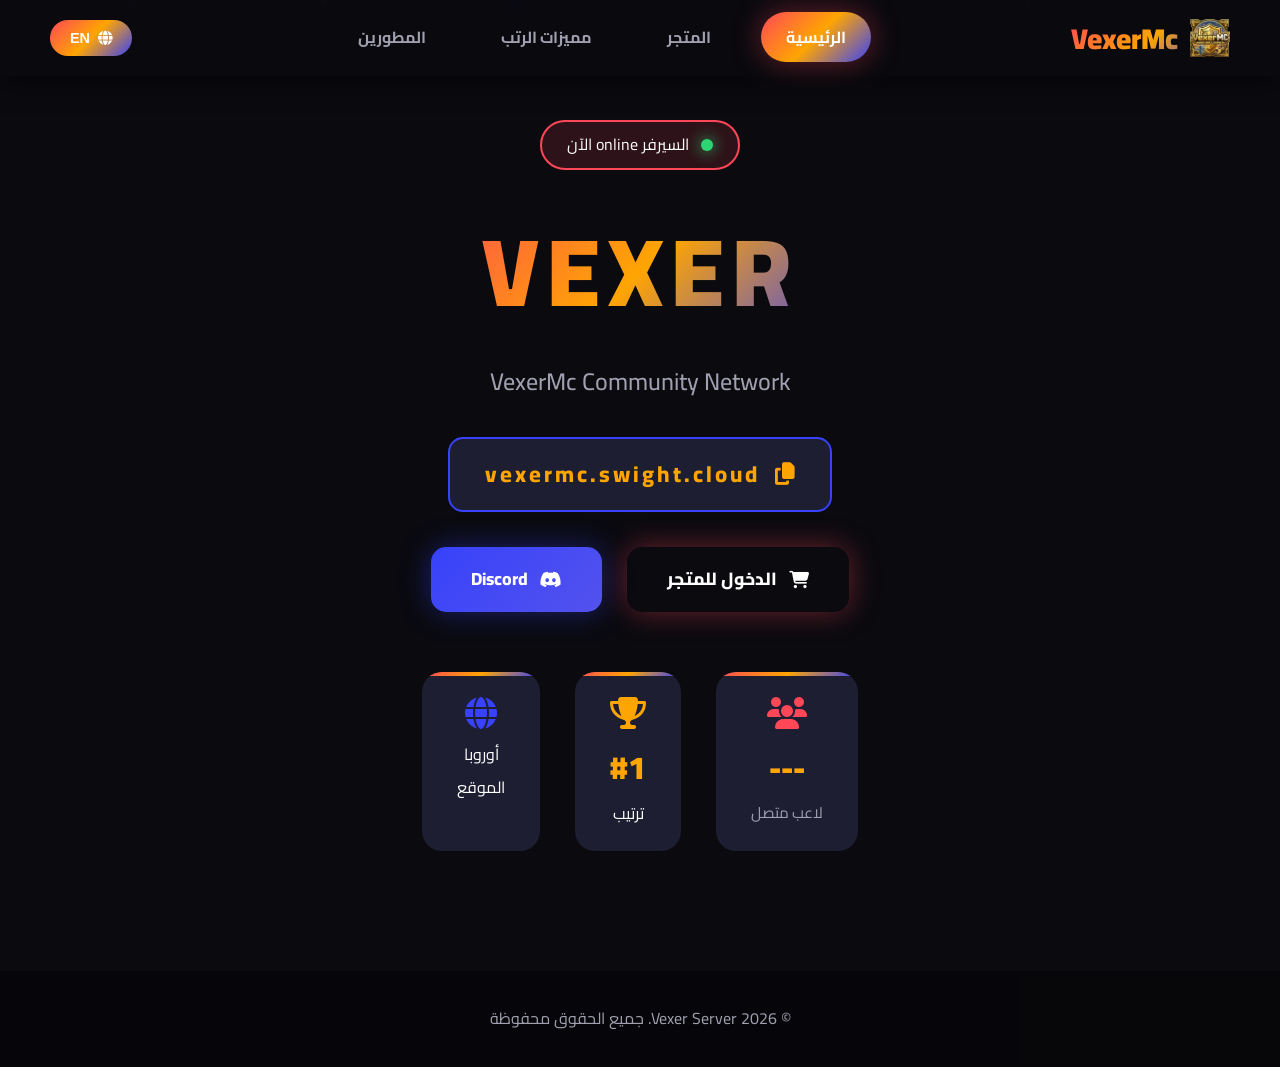
<file: index.html>
<!DOCTYPE html>
<html lang="ar" dir="rtl">
<head>
    <meta charset="UTF-8">
    <meta name="viewport" content="width=device-width, initial-scale=1.0">
    <link rel="icon" href="Vexer.png" type="image/png">
    <title>Vexer Store </title>
    <link rel="stylesheet" href="style.css">
    <link rel="preconnect" href="https://fonts.googleapis.com">
    <link rel="preconnect" href="https://fonts.gstatic.com" crossorigin>
    <link href="https://fonts.googleapis.com/css2?family=Cairo:wght@400;600;700;900&display=swap" rel="stylesheet">
    <link rel="stylesheet" href="https://cdnjs.cloudflare.com/ajax/libs/font-awesome/6.4.0/css/all.min.css">
</head>
<body>
    <div class="background-effects">
        <div class="particle"></div>
        <div class="particle"></div>
        <div class="particle"></div>
        <div class="particle"></div>
        <div class="particle"></div>
    </div>

    <nav class="navbar">
        <div class="logo">
            <img src="Vexer.png" alt="Vexer Logo" class="logo-img">
            <span>VexerMc</span>
        </div>
        <ul class="nav-links">
            <li><a href="index.html" class="active" data-ar="الرئيسية" data-en="Home">الرئيسية</a></li>
            <li><a href="store.html" data-ar="المتجر" data-en="Store">المتجر</a></li>
            <li><a href="features.html" data-ar="مميزات الرتب" data-en="Rank Features">مميزات الرتب</a></li>
            <li><a href="team.html" data-ar="المطورين" data-en="Developers">المطورين</a></li>
        </ul>
        <button class="lang-switch" onclick="toggleLanguage()">
            <i class="fa-solid fa-globe"></i>
            <span id="lang-text">EN</span>
        </button>
    </nav>

    <main class="hero-section">
        <div class="hero-content">
            <div class="server-status">
                <span class="status-dot online"></span>
                <span data-ar="السيرفر online الآن" data-en="Server is online now">السيرفر online الآن</span>
            </div>
            
            <h1 class="server-name">VEXER</h1>
            <p class="server-tagline" data-ar="VexerMc Community Network" data-en="VexerMc Community Network">VexerMc Community Network</p>
            
            <div class="server-ip">
                <i class="fa-solid fa-copy"></i>
                <span>vexermc.swight.cloud</span>
            </div>

            <div class="hero-buttons">
                <a href="store.html" class="btn btn-primary">
                    <i class="fa-solid fa-shopping-cart"></i>
                    <span data-ar="الدخول للمتجر" data-en="Go to Store">الدخول للمتجر</span>
                </a>
                <a href="https://discord.gg/yVMtcEWc" target="_blank" class="btn btn-secondary">
                    <i class="fa-brands fa-discord"></i>
                    <span>Discord</span>
                </a>
            </div>

            <div class="server-stats">
                <div class="stat-box">
                    <i class="fa-solid fa-users"></i>
                    <span class="stat-number" id="player-count">---</span>
                    <span class="stat-label" data-ar="لاعب متصل" data-en="Players Online">لاعب متصل</span>
                </div>
                <div class="stat-box">
                    <i class="fa-solid fa-trophy"></i>
                    <span class="stat-number">#1</span>
                    <span data-ar="ترتيب" data-en="Rank">ترتيب</span>
                </div>
                <div class="stat-box">
                    <i class="fa-solid fa-globe"></i>
                    <span data-ar="أوروبا" data-en="Europe">أوروبا</span>
                    <span data-ar="الموقع" data-en="Location">الموقع</span>
                </div>
            </div>
        </div>

        <div class="hero-visual">
            <div class="minecraft-block">
                <div class="block-face front"></div>
                <div class="block-face back"></div>
                <div class="block-face left"></div>
                <div class="block-face right"></div>
                <div class="block-face top"></div>
                <div class="block-face bottom"></div>
            </div>
        </div>
    </main>

    <footer class="footer">
        <p>© 2026 Vexer Server. <span data-ar="جميع الحقوق محفوظة" data-en="All rights reserved">جميع الحقوق محفوظة</span></p>
    </footer>

    <script src="script.js"></script>
</body>
</html>
</file>
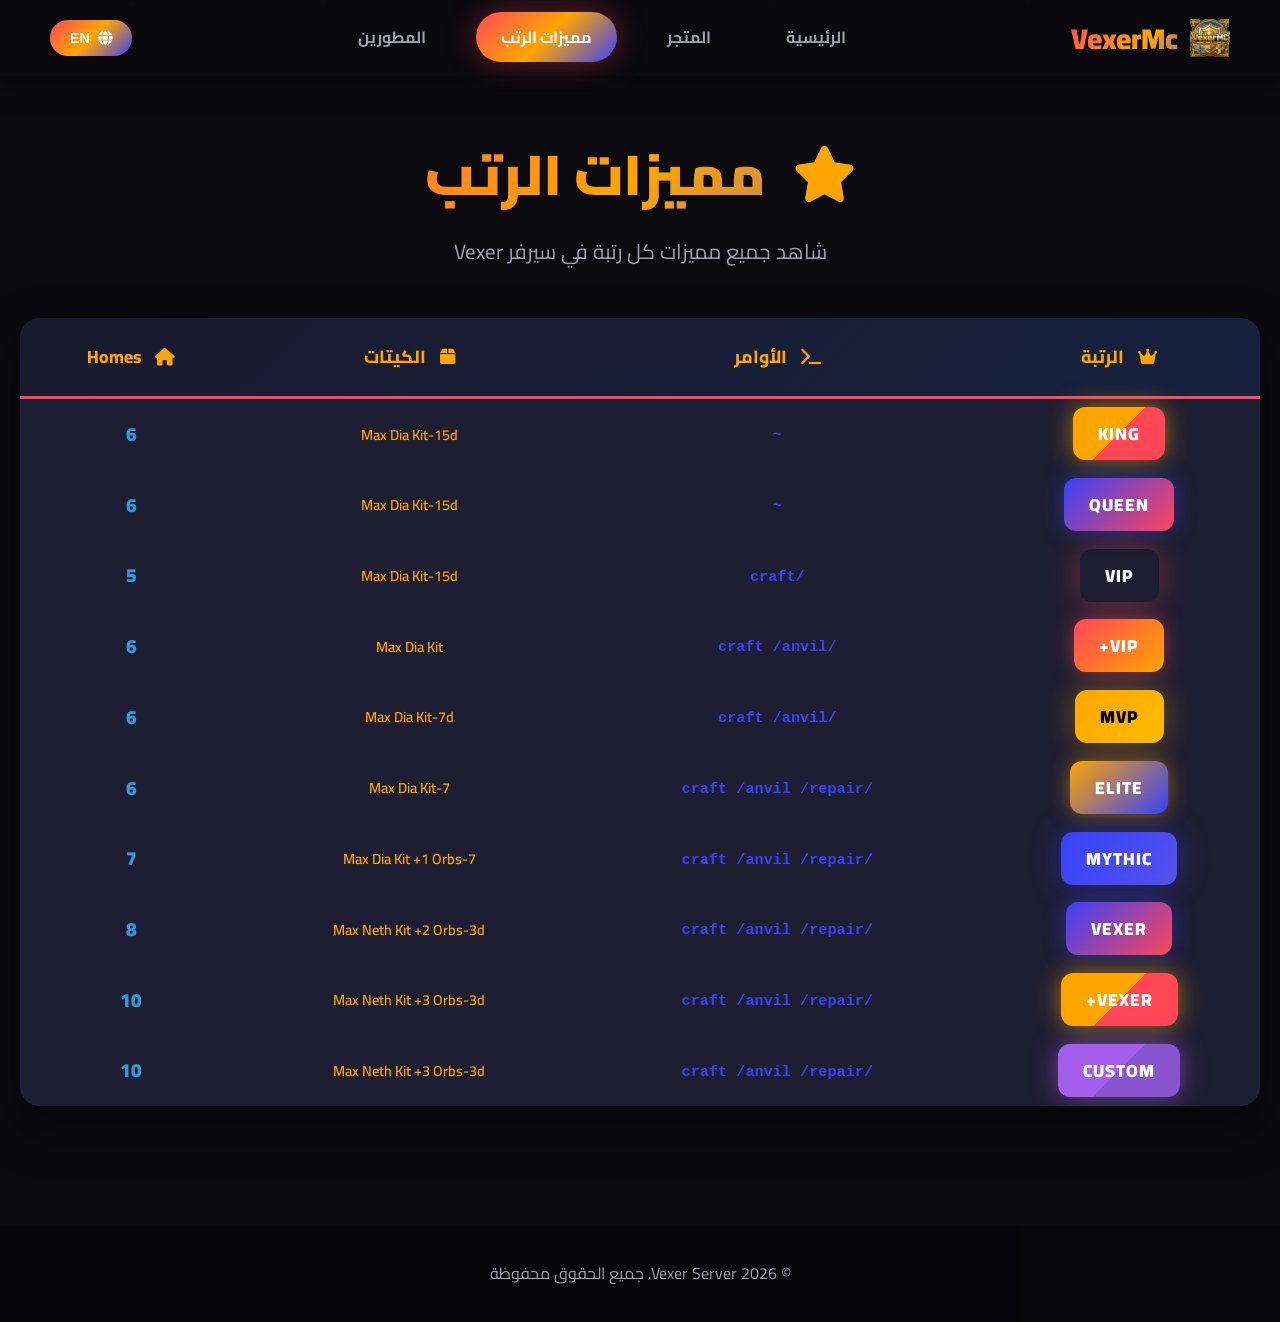
<file: features.html>
<!DOCTYPE html>
<html lang="ar" dir="rtl">
<head>
    <meta charset="UTF-8">
    <meta name="viewport" content="width=device-width, initial-scale=1.0">
    <link rel="icon" href="Vexer.png" type="image/png">
    <title>مميزات الرتب - Vexer Server</title>
    <link rel="stylesheet" href="style.css">
    <link rel="preconnect" href="https://fonts.googleapis.com">
    <link rel="preconnect" href="https://fonts.gstatic.com" crossorigin>
    <link href="https://fonts.googleapis.com/css2?family=Cairo:wght@400;600;700;900&display=swap" rel="stylesheet">
    <link rel="stylesheet" href="https://cdnjs.cloudflare.com/ajax/libs/font-awesome/6.4.0/css/all.min.css">
</head>
<body>
    <div class="background-effects">
        <div class="particle"></div>
        <div class="particle"></div>
        <div class="particle"></div>
        <div class="particle"></div>
        <div class="particle"></div>
    </div>

    <nav class="navbar">
        <div class="logo">
            <img src="Vexer.png" alt="Vexer Logo" class="logo-img">
            <span>VexerMc</span>
        </div>
        <ul class="nav-links">
            <li><a href="index.html" data-ar="الرئيسية" data-en="Home">الرئيسية</a></li>
            <li><a href="store.html" data-ar="المتجر" data-en="Store">المتجر</a></li>
            <li><a href="features.html" class="active" data-ar="مميزات الرتب" data-en="Rank Features">مميزات الرتب</a></li>
            <li><a href="team.html" data-ar="المطورين" data-en="Developers">المطورين</a></li>
        </ul>
        <button class="lang-switch" onclick="toggleLanguage()">
            <i class="fa-solid fa-globe"></i>
            <span id="lang-text">EN</span>
        </button>
    </nav>

    <main class="features-section">
        <div class="features-header">
            <h1><i class="fa-solid fa-star"></i> <span data-ar="مميزات الرتب" data-en="Rank Features">مميزات الرتب</span></h1>
            <p data-ar="شاهد جميع مميزات كل رتبة في سيرفر Vexer" data-en="View all features of each rank on Vexer server">شاهد جميع مميزات كل رتبة في سيرفر Vexer</p>
        </div>

        <div class="features-table-container">
            <table class="features-table">
                <thead>
                    <tr>
                        <th><i class="fa-solid fa-crown"></i> <span data-ar="الرتبة" data-en="Rank">الرتبة</span></th>
                        <th><i class="fa-solid fa-terminal"></i> <span data-ar="الأوامر" data-en="Commands">الأوامر</span></th>
                        <th><i class="fa-solid fa-box"></i> <span data-ar="الكيتات" data-en="Kits">الكيتات</span></th>
                        <th><i class="fa-solid fa-home"></i> <span data-ar=" Homes" data-en="Homes"> Homes</span></th>
                    </tr>
                </thead>
                <tbody>
                    <tr class="king">
                        <td>
                            <span class="rank-badge vexer-plus">King</span>
                        </td>
                        <td>
                            <span class="command">~</span>
                        </td>
                        <td>
                            <span class="kit">Max Dia Kit-15d</span>
                        </td>
                        <td>
                            <span class="homes">6</span>
                        </td>
                    </tr>
                    <tr class="queen">
                        <td>
                            <span class="rank-badge vexer">Queen</span>
                        </td>
                        <td>
                            <span class="command">~</span>
                        </td>
                        <td>
                            <span class="kit">Max Dia Kit-15d</span>
                        </td>
                        <td>
                            <span class="homes">6</span>
                        </td>
                    </tr>
                    <tr class="vip">
                        <td>
                            <span class="rank-badge vip">VIP</span>
                        </td>
                        <td>
                            <span class="command">/craft</span>
                        </td>
                        <td>
                            <span class="kit">Max Dia Kit-15d</span>
                        </td>
                        <td>
                            <span class="homes">5</span>
                        </td>
                    </tr>
                    <tr class="vip-plus">
                        <td>
                            <span class="rank-badge vip-plus">VIP+</span>
                        </td>
                        <td>
                            <span class="command">/craft /anvil</span>
                        </td>
                        <td>
                            <span class="kit">Max Dia Kit</span>
                        </td>
                        <td>
                            <span class="homes">6</span>
                        </td>
                    </tr>
                    <tr class="mvp">
                        <td>
                            <span class="rank-badge mvp">MVP</span>
                        </td>
                        <td>
                            <span class="command">/craft /anvil</span>
                        </td>
                        <td>
                            <span class="kit">Max Dia Kit-7d</span>
                        </td>
                        <td>
                            <span class="homes">6</span>
                        </td>
                    </tr>
                    <tr class="elite">
                        <td>
                            <span class="rank-badge elite">Elite</span>
                        </td>
                        <td>
                            <span class="command">/craft /anvil /repair</span>
                        </td>
                        <td>
                            <span class="kit">Max Dia Kit-7</span>
                        </td>
                        <td>
                            <span class="homes">6</span>
                        </td>
                    </tr>
                    <tr class="mythic">
                        <td>
                            <span class="rank-badge mythic">Mythic</span>
                        </td>
                        <td>
                            <span class="command">/craft /anvil /repair</span>
                        </td>
                        <td>
                            <span class="kit">Max Dia Kit +1 Orbs-7</span>
                        </td>
                        <td>
                            <span class="homes">7</span>
                        </td>
                    </tr>
                    <tr class="vexer">
                        <td>
                            <span class="rank-badge vexer">Vexer</span>
                        </td>
                        <td>
                            <span class="command">/craft /anvil /repair</span>
                        </td>
                        <td>
                            <span class="kit">Max Neth Kit +2 Orbs-3d</span>
                        </td>
                        <td>
                            <span class="homes">8</span>
                        </td>
                    </tr>
                    <tr class="vexer-plus">
                        <td>
                            <span class="rank-badge vexer-plus">Vexer+</span>
                        </td>
                        <td>
                            <span class="command">/craft /anvil /repair</span>
                        </td>
                        <td>
                            <span class="kit">Max Neth Kit +3 Orbs-3d</span>
                        </td>
                        <td>
                            <span class="homes">10</span>
                        </td>
                    </tr>
                    <tr class="custom">
                        <td>
                            <span class="rank-badge custom">Custom</span>
                        </td>
                        <td>
                            <span class="command">/craft /anvil /repair</span>
                        </td>
                        <td>
                            <span class="kit">Max Neth Kit +3 Orbs-3d</span>
                        </td>
                        <td>
                            <span class="homes">10</span>
                        </td>
                    </tr>
                </tbody>
            </table>
        </div>
    </main>

    <footer class="footer">
        <p>© 2026 Vexer Server. <span data-ar="جميع الحقوق محفوظة" data-en="All rights reserved">جميع الحقوق محفوظة</span></p>
    </footer>

    <script src="script.js"></script>
</body>
</html>
</file>
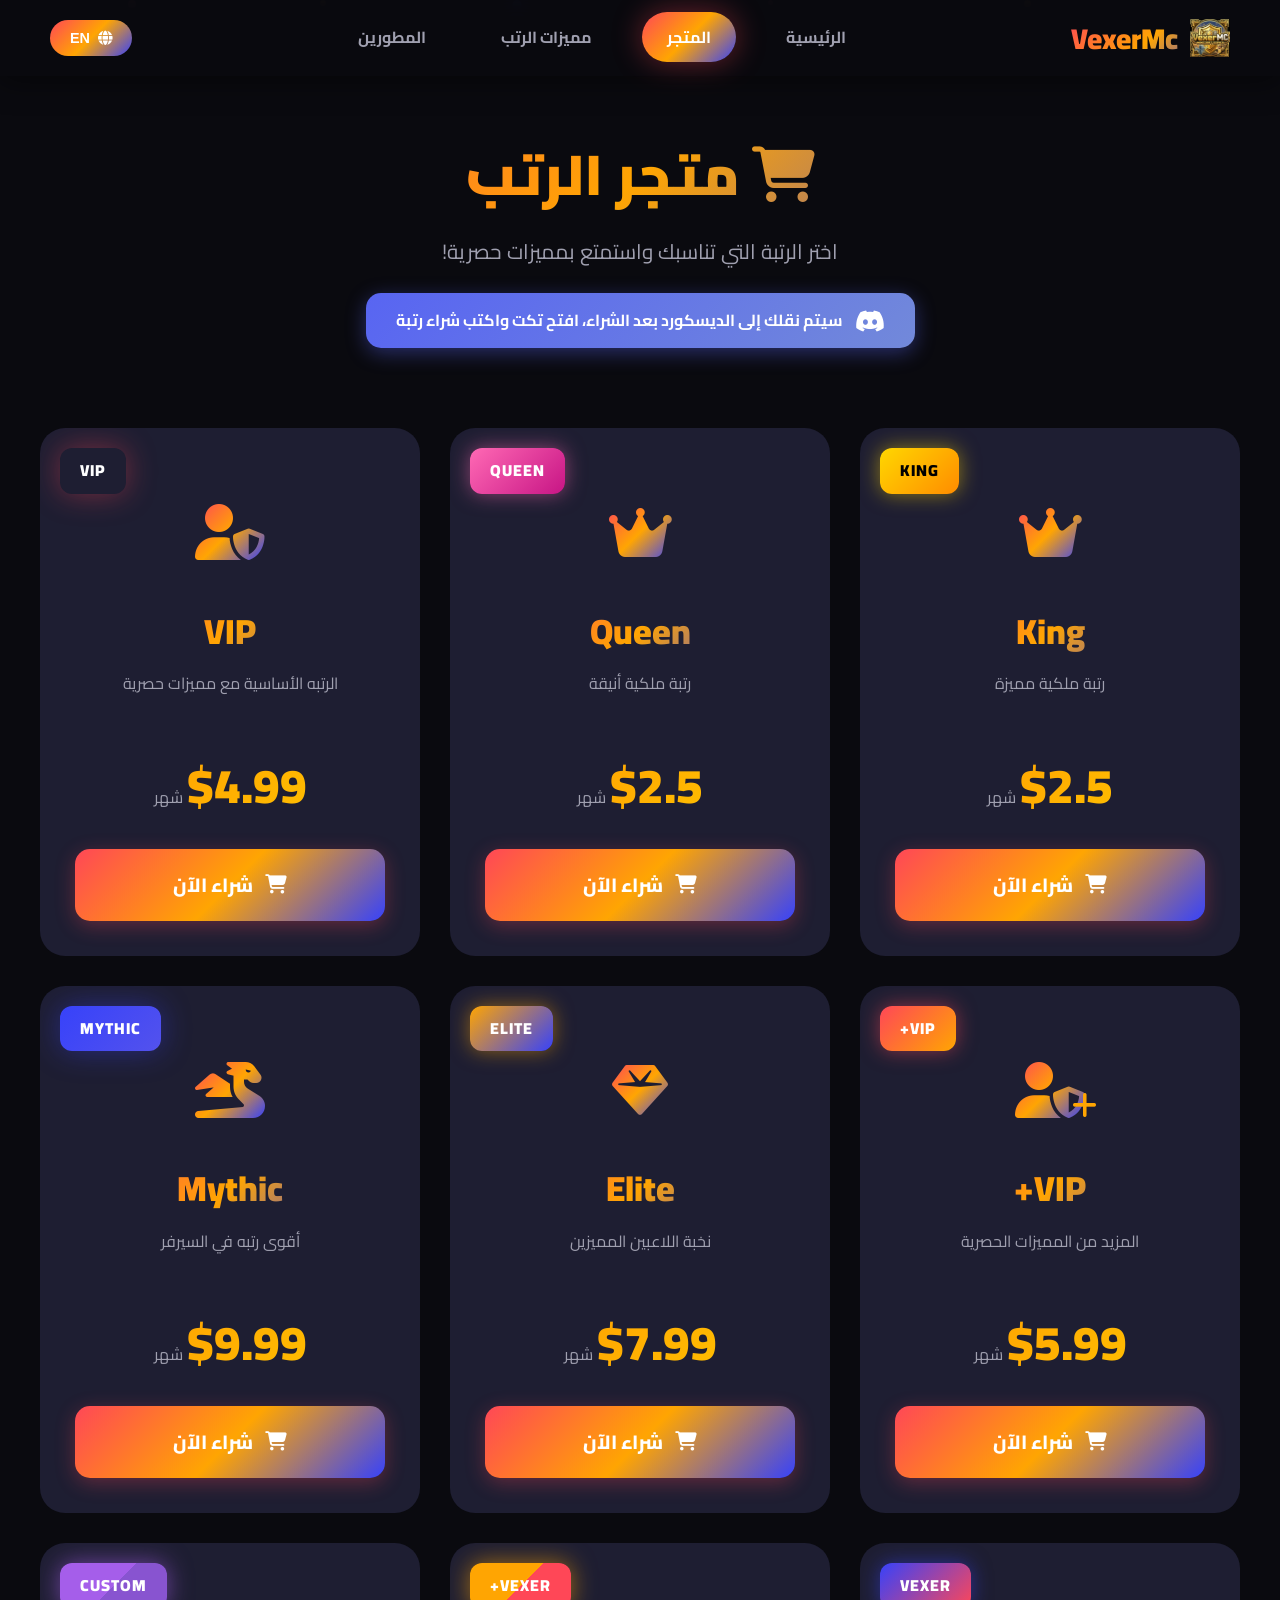
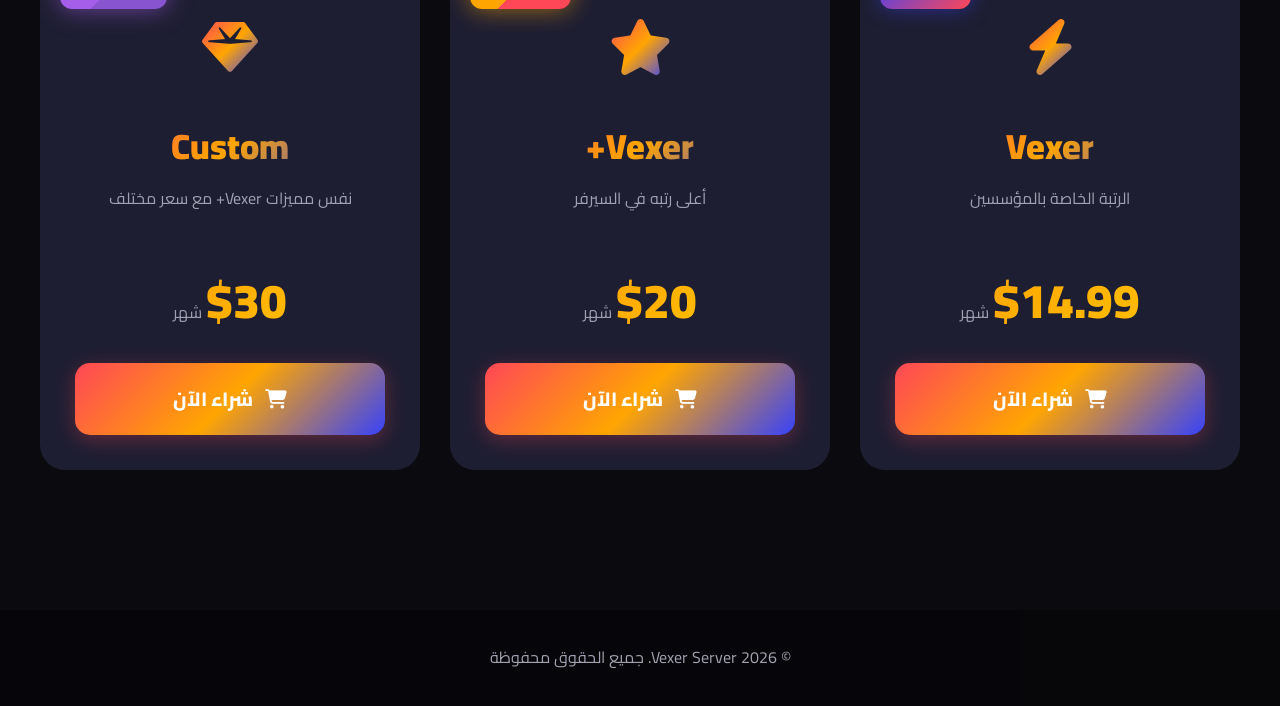
<file: store.html>
<!DOCTYPE html>
<html lang="ar" dir="rtl">
<head>
    <meta charset="UTF-8">
    <meta name="viewport" content="width=device-width, initial-scale=1.0">
    <link rel="icon" href="Vexer.png" type="image/png">
    <title>المتجر - Vexer Server</title>
    <link rel="stylesheet" href="style.css">
    <link rel="preconnect" href="https://fonts.googleapis.com">
    <link rel="preconnect" href="https://fonts.gstatic.com" crossorigin>
    <link href="https://fonts.googleapis.com/css2?family=Cairo:wght@400;600;700;900&display=swap" rel="stylesheet">
    <link rel="stylesheet" href="https://cdnjs.cloudflare.com/ajax/libs/font-awesome/6.4.0/css/all.min.css">
</head>
<body>
    <div class="background-effects">
        <div class="particle"></div>
        <div class="particle"></div>
        <div class="particle"></div>
        <div class="particle"></div>
        <div class="particle"></div>
    </div>

    <nav class="navbar">
        <div class="logo">
            <img src="Vexer.png" alt="Vexer Logo" class="logo-img">
            <span>VexerMc</span>
        </div>
        <ul class="nav-links">
            <li><a href="index.html" data-ar="الرئيسية" data-en="Home">الرئيسية</a></li>
            <li><a href="store.html" class="active" data-ar="المتجر" data-en="Store">المتجر</a></li>
            <li><a href="features.html" data-ar="مميزات الرتب" data-en="Rank Features">مميزات الرتب</a></li>
            <li><a href="team.html" data-ar="المطورين" data-en="Developers">المطورين</a></li>
        </ul>
        <button class="lang-switch" onclick="toggleLanguage()">
            <i class="fa-solid fa-globe"></i>
            <span id="lang-text">EN</span>
        </button>
    </nav>

    <main class="store-section">
        <div class="store-header">
            <h1><i class="fa-solid fa-cart-shopping"></i> <span data-ar="متجر الرتب" data-en="Ranks Store">متجر الرتب</span></h1>
            <p data-ar="اختر الرتبة التي تناسبك واستمتع بمميزات حصرية!" data-en="Choose your rank and enjoy exclusive benefits!">اختر الرتبة التي تناسبك واستمتع بمميزات حصرية!</p>
            <div class="discord-notice">
                <i class="fa-brands fa-discord"></i>
                <span data-ar="سيتم نقلك إلى الديسكورد بعد الشراء، افتح تكت واكتب شراء رتبة" data-en="You will be redirected to Discord after purchase, open a ticket and write buy rank">سيتم نقلك إلى الديسكورد بعد الشراء، افتح تكت واكتب شراء رتبة</span>
            </div>
        </div>

        <div class="ranks-grid">
            <!-- King -->
            <div class="rank-card" data-rank="king" data-price="2.5">
                <div class="rank-badge king">King</div>
                <div class="rank-icon">
                    <i class="fa-solid fa-crown"></i>
                </div>
                <h2 class="rank-name">King</h2>
                <p class="rank-description" data-ar="رتبة ملكية مميزة" data-en="Distinguished royal rank">رتبة ملكية مميزة</p>
                <div class="rank-price">
                    <span class="price-amount">$2.5</span>
                    <span class="price-period" data-ar="شهر" data-en="month">شهر</span>
                </div>
                <button class="btn btn-buy" onclick="selectRank('King', 2.5)">
                    <i class="fa-solid fa-shopping-cart"></i>
                    <span data-ar="شراء الآن" data-en="Buy Now">شراء الآن</span>
                </button>
            </div>

            <!-- Queen -->
            <div class="rank-card" data-rank="queen" data-price="2.5">
                <div class="rank-badge queen">Queen</div>
                <div class="rank-icon">
                    <i class="fa-solid fa-crown"></i>
                </div>
                <h2 class="rank-name">Queen</h2>
                <p class="rank-description" data-ar="رتبة ملكية أنيقة" data-en="Elegant royal rank">رتبة ملكية أنيقة</p>
                <div class="rank-price">
                    <span class="price-amount">$2.5</span>
                    <span class="price-period" data-ar="شهر" data-en="month">شهر</span>
                </div>
                <button class="btn btn-buy" onclick="selectRank('Queen', 2.5)">
                    <i class="fa-solid fa-shopping-cart"></i>
                    <span data-ar="شراء الآن" data-en="Buy Now">شراء الآن</span>
                </button>
            </div>

            <!-- VIP -->
            <div class="rank-card" data-rank="vip" data-price="4.99">
                <div class="rank-badge vip">VIP</div>
                <div class="rank-icon">
                    <i class="fa-solid fa-user-shield"></i>
                </div>
                <h2 class="rank-name">VIP</h2>
                <p class="rank-description" data-ar="الرتبه الأساسية مع مميزات حصرية" data-en="Basic rank with exclusive features">الرتبه الأساسية مع مميزات حصرية</p>
                <div class="rank-price">
                    <span class="price-amount">$4.99</span>
                    <span class="price-period" data-ar="شهر" data-en="month">شهر</span>
                </div>
                <button class="btn btn-buy" onclick="selectRank('VIP', 4.99)">
                    <i class="fa-solid fa-shopping-cart"></i>
                    <span data-ar="شراء الآن" data-en="Buy Now">شراء الآن</span>
                </button>
            </div>

            <!-- VIP+ -->
            <div class="rank-card" data-rank="vip-plus" data-price="5.99">
                <div class="rank-badge vip-plus">VIP+</div>
                <div class="rank-icon">
                    <i class="fa-solid fa-user-shield"></i>
                    <i class="fa-solid fa-plus"></i>
                </div>
                <h2 class="rank-name">VIP+</h2>
                <p class="rank-description" data-ar="المزيد من المميزات الحصرية" data-en="More exclusive features">المزيد من المميزات الحصرية</p>
                <div class="rank-price">
                    <span class="price-amount">$5.99</span>
                    <span class="price-period" data-ar="شهر" data-en="month">شهر</span>
                </div>
                <button class="btn btn-buy" onclick="selectRank('VIP+', 5.99)">
                    <i class="fa-solid fa-shopping-cart"></i>
                    <span data-ar="شراء الآن" data-en="Buy Now">شراء الآن</span>
                </button>
            </div>

            <!-- Elite -->
            <div class="rank-card" data-rank="elite" data-price="7.99">
                <div class="rank-badge elite">Elite</div>
                <div class="rank-icon">
                    <i class="fa-solid fa-gem"></i>
                </div>
                <h2 class="rank-name">Elite</h2>
                <p class="rank-description" data-ar="نخبة اللاعبين المميزين" data-en="Elite of distinguished players">نخبة اللاعبين المميزين</p>
                <div class="rank-price">
                    <span class="price-amount">$7.99</span>
                    <span class="price-period" data-ar="شهر" data-en="month">شهر</span>
                </div>
                <button class="btn btn-buy" onclick="selectRank('Elite', 7.99)">
                    <i class="fa-solid fa-shopping-cart"></i>
                    <span data-ar="شراء الآن" data-en="Buy Now">شراء الآن</span>
                </button>
            </div>

            <!-- Mythic -->
            <div class="rank-card" data-rank="mythic" data-price="9.99">
                <div class="rank-badge mythic">Mythic</div>
                <div class="rank-icon">
                    <i class="fa-solid fa-dragon"></i>
                </div>
                <h2 class="rank-name">Mythic</h2>
                <p class="rank-description" data-ar="أقوى رتبه في السيرفر" data-en="The strongest rank on the server">أقوى رتبه في السيرفر</p>
                <div class="rank-price">
                    <span class="price-amount">$9.99</span>
                    <span class="price-period" data-ar="شهر" data-en="month">شهر</span>
                </div>
                <button class="btn btn-buy" onclick="selectRank('Mythic', 9.99)">
                    <i class="fa-solid fa-shopping-cart"></i>
                    <span data-ar="شراء الآن" data-en="Buy Now">شراء الآن</span>
                </button>
            </div>

            <!-- Vexer -->
            <div class="rank-card" data-rank="vexer" data-price="14.99">
                <div class="rank-badge vexer">Vexer</div>
                <div class="rank-icon">
                    <i class="fa-solid fa-bolt"></i>
                </div>
                <h2 class="rank-name">Vexer</h2>
                <p class="rank-description" data-ar="الرتبة الخاصة بالمؤسسين" data-en="Founders special rank">الرتبة الخاصة بالمؤسسين</p>
                <div class="rank-price">
                    <span class="price-amount">$14.99</span>
                    <span class="price-period" data-ar="شهر" data-en="month">شهر</span>
                </div>
                <button class="btn btn-buy" onclick="selectRank('Vexer', 14.99)">
                    <i class="fa-solid fa-shopping-cart"></i>
                    <span data-ar="شراء الآن" data-en="Buy Now">شراء الآن</span>
                </button>
            </div>

            <!-- Vexer+ -->
            <div class="rank-card" data-rank="vexer-plus" data-price="20">
                <div class="rank-badge vexer-plus">Vexer+</div>
                <div class="rank-icon">
                    <i class="fa-solid fa-star"></i>
                </div>
                <h2 class="rank-name">Vexer+</h2>
                <p class="rank-description" data-ar="أعلى رتبه في السيرفر" data-en="Highest rank on the server">أعلى رتبه في السيرفر</p>
                <div class="rank-price">
                    <span class="price-amount">$20</span>
                    <span class="price-period" data-ar="شهر" data-en="month">شهر</span>
                </div>
                <button class="btn btn-buy" onclick="selectRank('Vexer+', 20)">
                    <i class="fa-solid fa-shopping-cart"></i>
                    <span data-ar="شراء الآن" data-en="Buy Now">شراء الآن</span>
                </button>
            </div>

            <!-- Custom -->
            <div class="rank-card" data-rank="custom" data-price="30">
                <div class="rank-badge custom">Custom</div>
                <div class="rank-icon">
                    <i class="fa-solid fa-gem"></i>
                </div>
                <h2 class="rank-name">Custom</h2>
                <p class="rank-description" data-ar="نفس مميزات Vexer+ مع سعر مختلف" data-en="Same features as Vexer+ with different price">نفس مميزات Vexer+ مع سعر مختلف</p>
                <div class="rank-price">
                    <span class="price-amount">$30</span>
                    <span class="price-period" data-ar="شهر" data-en="month">شهر</span>
                </div>
                <button class="btn btn-buy" onclick="selectRank('Custom', 30)">
                    <i class="fa-solid fa-shopping-cart"></i>
                    <span data-ar="شراء الآن" data-en="Buy Now">شراء الآن</span>
                </button>
            </div>
        </div>
    </main>

    <footer class="footer">
        <p>© 2026 Vexer Server. <span data-ar="جميع الحقوق محفوظة" data-en="All rights reserved">جميع الحقوق محفوظة</span></p>
    </footer>

    <script src="script.js"></script>
</body>
</html>
</file>
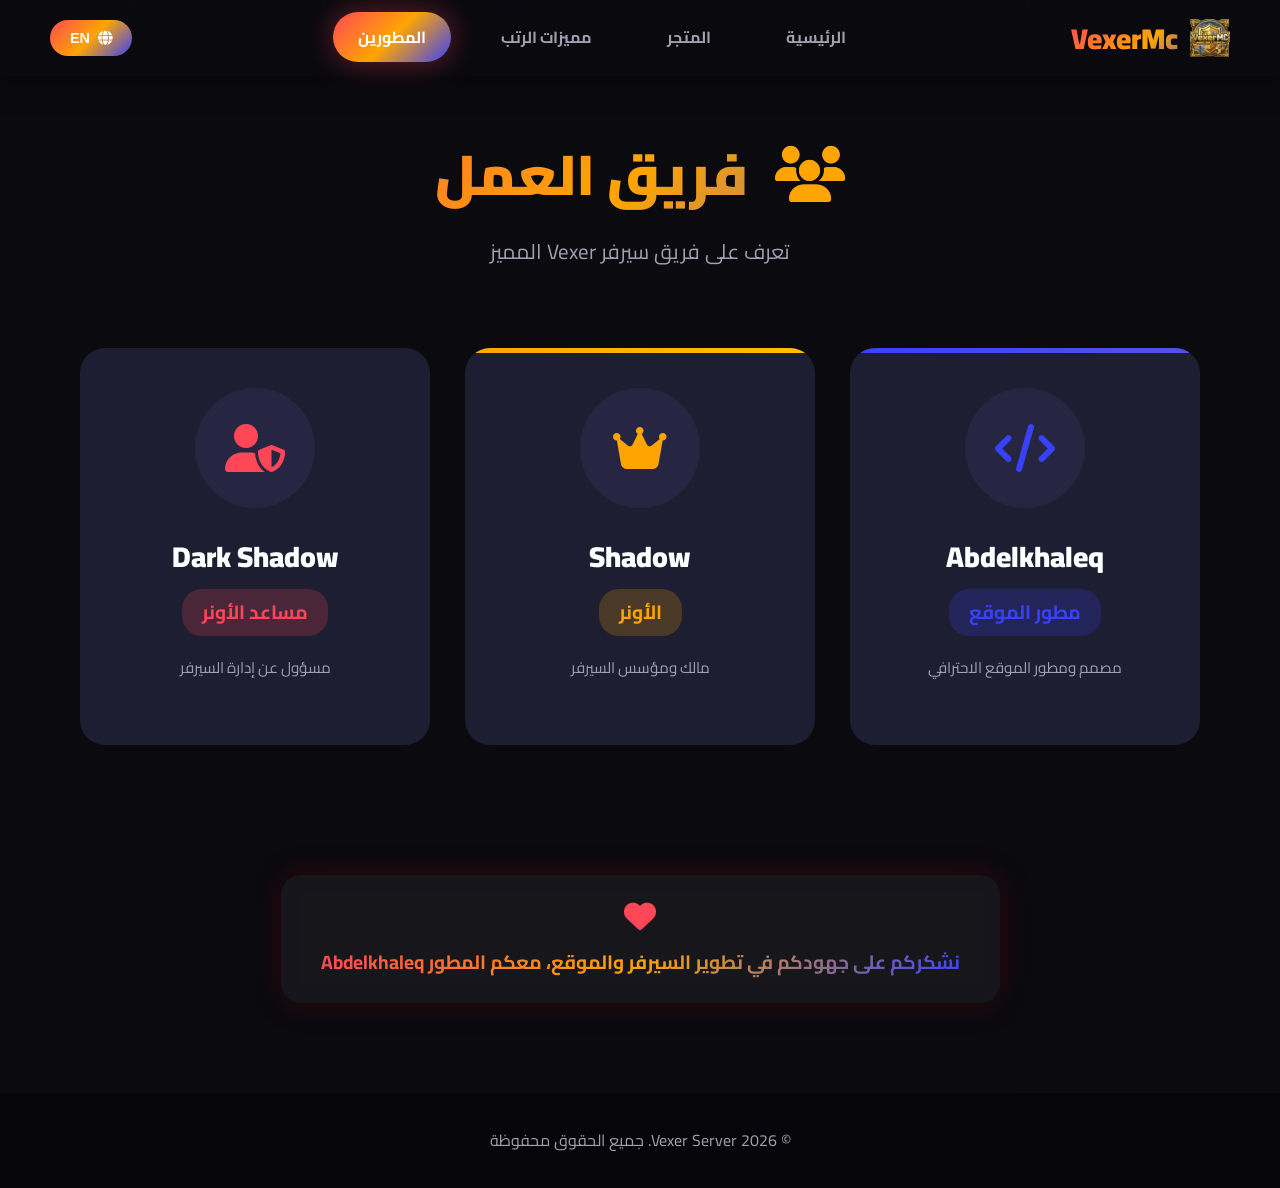
<file: team.html>
<!DOCTYPE html>
<html lang="ar" dir="rtl">
<head>
    <meta charset="UTF-8">
    <meta name="viewport" content="width=device-width, initial-scale=1.0">
    <link rel="icon" href="Vexer.png" type="image/png">
    <title>فريق العمل - Vexer Server</title>
    <link rel="stylesheet" href="style.css">
    <link rel="preconnect" href="https://fonts.googleapis.com">
    <link rel="preconnect" href="https://fonts.gstatic.com" crossorigin>
    <link href="https://fonts.googleapis.com/css2?family=Cairo:wght@400;600;700;900&display=swap" rel="stylesheet">
    <link rel="stylesheet" href="https://cdnjs.cloudflare.com/ajax/libs/font-awesome/6.4.0/css/all.min.css">
</head>
<body>
    <div class="background-effects">
        <div class="particle"></div>
        <div class="particle"></div>
        <div class="particle"></div>
        <div class="particle"></div>
        <div class="particle"></div>
    </div>

    <nav class="navbar">
        <div class="logo">
            <img src="Vexer.png" alt="Vexer Logo" class="logo-img">
            <span>VexerMc</span>
        </div>
        <ul class="nav-links">
            <li><a href="index.html" data-ar="الرئيسية" data-en="Home">الرئيسية</a></li>
            <li><a href="store.html" data-ar="المتجر" data-en="Store">المتجر</a></li>
            <li><a href="features.html" data-ar="مميزات الرتب" data-en="Rank Features">مميزات الرتب</a></li>
            <li><a href="team.html" class="active" data-ar="المطورين" data-en="Developers">المطورين</a></li>
        </ul>
        <button class="lang-switch" onclick="toggleLanguage()">
            <i class="fa-solid fa-globe"></i>
            <span id="lang-text">EN</span>
        </button>
    </nav>

    <main class="team-section">
        <div class="team-header">
            <h1><i class="fa-solid fa-users"></i> <span data-ar="فريق العمل" data-en="Team">فريق العمل</span></h1>
            <p data-ar="تعرف على فريق سيرفر Vexer المميز" data-en="Meet the Vexer server team">تعرف على فريق سيرفر Vexer المميز</p>
        </div>

        <div class="team-grid">
            <!-- Abdelkhaleq - مطور الموقع -->
            <div class="team-card owner">
                <div class="team-avatar">
                    <i class="fa-solid fa-code"></i>
                </div>
                <h2>Abdelkhaleq</h2>
                <p class="team-role" data-ar="مطور الموقع" data-en="Web Developer">مطور الموقع</p>
                <p class="team-desc" data-ar="مصمم ومطور الموقع الاحترافي" data-en="Professional website designer and developer">مصمم ومطور الموقع الاحترافي</p>
                <div class="team-social">
                </div>
            </div>

            <!-- Shadow - الأونر -->
            <div class="team-card founder">
                <div class="team-avatar">
                    <i class="fa-solid fa-crown"></i>
                </div>
                <h2>Shadow</h2>
                <p class="team-role" data-ar="الأونر" data-en="Owner">الأونر</p>
                <p class="team-desc" data-ar="مالك ومؤسس السيرفر" data-en="Server owner and founder">مالك ومؤسس السيرفر</p>
                <div class="team-social">
                </div>
            </div>

            <!-- Dark Shadow - مساعد الأونر -->
            <div class="team-card co-owner">
                <div class="team-avatar">
                    <i class="fa-solid fa-user-shield"></i>
                </div>
                <h2>Dark Shadow</h2>
                <p class="team-role" data-ar="مساعد الأونر" data-en="Assistant Owner">مساعد الأونر</p>
                <p class="team-desc" data-ar="مسؤول عن إدارة السيرفر" data-en="Responsible for server management">مسؤول عن إدارة السيرفر</p>
                <div class="team-social">
                </div>
            </div>
        </div>
    </main>

    <div class="thanks-message">
        <div class="thanks-box">
            <i class="fa-solid fa-heart"></i>
            <p data-ar="نشكركم على جهودكم في تطوير السيرفر والموقع، معكم المطور Abdelkhaleq" data-en="Thank you for your efforts in developing the server and website, with you developer Abdelkhaleq">نشكركم على جهودكم في تطوير السيرفر والموقع، معكم المطور Abdelkhaleq</p>
        </div>
    </div>

    <footer class="footer">
        <p>© 2026 Vexer Server. <span data-ar="جميع الحقوق محفوظة" data-en="All rights reserved">جميع الحقوق محفوظة</span></p>
    </footer>

    <script src="script.js"></script>
</body>
</html>
</file>
<file: style.css>
/* ===================================
   Vexer Server Store - CSS Styles
   Modern Gaming Design (Red, Yellow, Blue, Black)
   =================================== */

/* CSS Variables - Gaming Colors */
:root {
    --red: #ff4757;
    --red-dark: #e84150;
    --yellow: #ffa502;
    --yellow-dark: #ff9900;
    --blue: #3742fa;
    --blue-dark: #2f35d4;
    --black: #0a0a0f;
    --dark: #1a1a2e;
    --darker: #16213e;
    --card-bg: #1e1e32;
    --card-hover: #262642;
    --text-primary: #ffffff;
    --text-secondary: #a0a0b0;
    --border-color: #2a2a    /*4a;
    
 Gradients */
    --gradient-red: linear-gradient(135deg, #ff4757 0%, #ff6b81 100%);
    --gradient-yellow: linear-gradient(135deg, #ffa502 0%, #ffbe00 100%);
    --gradient-blue: linear-gradient(135deg, #3742fa 0%, #5352ed 100%);
    --gradient-mix: linear-gradient(135deg, #ff4757 0%, #ffa502 50%, #3742fa 100%);
    
    --shadow-glow-red: 0 0 30px rgba(255, 71, 87, 0.4);
    --shadow-glow-yellow: 0 0 30px rgba(255, 165, 2, 0.4);
    --shadow-glow-blue: 0 0 30px rgba(55, 66, 250, 0.4);
    --transition: all 0.3s ease;
}

/* Reset & Base */
* {
    margin: 0;
    padding: 0;
    box-sizing: border-box;
}

html {
    scroll-behavior: smooth;
}

body {
    font-family: 'Cairo', sans-serif;
    background-color: var(--black);
    color: var(--text-primary);
    min-height: 100vh;
    overflow-x: hidden;
    line-height: 1.6;
}

/* Animated Background */
.background-effects {
    position: fixed;
    top: 0;
    left: 0;
    width: 100%;
    height: 100%;
    pointer-events: none;
    z-index: 0;
    overflow: hidden;
    background: var(--black);
}

.particle {
    position: absolute;
    border-radius: 50%;
    opacity: 0.4;
    animation: float 12s infinite linear;
}

.particle:nth-child(1) {
    width: 8px;
    height: 8px;
    background: var(--red);
    left: 10%;
    animation-delay: 0s;
}

.particle:nth-child(2) {
    width: 6px;
    height: 6px;
    background: var(--yellow);
    left: 25%;
    animation-delay: 2s;
}

.particle:nth-child(3) {
    width: 10px;
    height: 10px;
    background: var(--blue);
    left: 40%;
    animation-delay: 4s;
}

.particle:nth-child(4) {
    width: 5px;
    height: 5px;
    background: var(--red);
    left: 60%;
    animation-delay: 6s;
}

.particle:nth-child(5) {
    width: 7px;
    height: 7px;
    background: var(--yellow);
    left: 80%;
    animation-delay: 8s;
}

@keyframes float {
    0% {
        transform: translateY(100vh) rotate(0deg);
        opacity: 0;
    }
    10% {
        opacity: 0.6;
    }
    90% {
        opacity: 0.6;
    }
    100% {
        transform: translateY(-100vh) rotate(720deg);
        opacity: 0;
    }
}

/* Grid Background */
body::before {
    content: '';
    position: fixed;
    top: 0;
    left: 0;
    width: 100%;
    height: 100%;
    background-image: 
        linear-gradient(rgba(255, 71, 87, 0.05) 1px, transparent 1px),
        linear-gradient(90deg, rgba(255, 165, 2, 0.05) 1px, transparent 1px),
        linear-gradient(rgba(55, 66, 250, 0.05) 1px, transparent 1px);
    background-size: 60px 60px;
    pointer-events: none;
    z-index: 0;
}

/* Navbar */
.navbar {
    position: fixed;
    top: 0;
    left: 0;
    right: 0;
    display: flex;
    justify-content: space-between;
    align-items: center;
    padding: 15px 50px;
    background: rgba(10, 10, 15, 0.95);
    backdrop-filter: blur(15px);
    z-index: 1000;
    border-bottom: 1px solid var(--border-color);
    box-shadow: 0 4px 30px rgba(0, 0, 0, 0.5);
}

.logo {
    display: flex;
    align-items: center;
    gap: 12px;
    font-size: 1.8rem;
    font-weight: 900;
    background: var(--gradient-mix);
    -webkit-background-clip: text;
    -webkit-text-fill-color: transparent;
    background-clip: text;
}

.logo-img {
    width: 40px;
    height: 40px;
    object-fit: contain;
}

.logo i {
    font-size: 2rem;
    background: var(--gradient-mix);
    -webkit-background-clip: text;
    -webkit-text-fill-color: transparent;
    background-clip: text;
    animation: pulse 2s infinite;
}

@keyframes pulse {
    0%, 100% { transform: scale(1); }
    50% { transform: scale(1.15); }
}

.nav-links {
    display: flex;
    list-style: none;
    gap: 25px;
}

.nav-links a {
    color: var(--text-secondary);
    text-decoration: none;
    font-weight: 700;
    padding: 10px 25px;
    border-radius: 30px;
    transition: var(--transition);
    position: relative;
    font-size: 1rem;
}

.nav-links a:hover,
.nav-links a.active {
    color: #fff;
    background: var(--gradient-mix);
    box-shadow: var(--shadow-glow-red);
}

/* Language Switch Button */
.lang-switch {
    display: flex;
    align-items: center;
    gap: 8px;
    padding: 10px 20px;
    background: var(--gradient-mix);
    border: none;
    border-radius: 25px;
    color: #fff;
    font-weight: 700;
    font-size: 0.9rem;
    cursor: pointer;
    transition: var(--transition);
}

.lang-switch:hover {
    transform: scale(1.05);
    box-shadow: var(--shadow-glow-red);
}

/* Team Section */
.team-section {
    padding: 130px 20px 60px;
    max-width: 1200px;
    margin: 0 auto;
    position: relative;
    z-index: 1;
}

.team-header {
    text-align: center;
    margin-bottom: 60px;
}

.team-header h1 {
    font-size: 3.5rem;
    margin-bottom: 15px;
    background: var(--gradient-mix);
    -webkit-background-clip: text;
    -webkit-text-fill-color: transparent;
    background-clip: text;
    font-weight: 900;
}

.team-header h1 i {
    -webkit-text-fill-color: var(--yellow);
    margin-left: 15px;
}

.team-header p {
    font-size: 1.3rem;
    color: var(--text-secondary);
}

.team-grid {
    display: grid;
    grid-template-columns: repeat(auto-fit, minmax(300px, 1fr));
    gap: 35px;
    padding: 20px;
}

.team-card {
    background: var(--card-bg);
    border-radius: 25px;
    padding: 40px 30px;
    border: 2px solid var(--border-color);
    transition: var(--transition);
    text-align: center;
    position: relative;
    overflow: hidden;
}

.team-card::before {
    content: '';
    position: absolute;
    top: 0;
    left: 0;
    right: 0;
    height: 5px;
    background: var(--gradient-mix);
}

.team-card:hover {
    transform: translateY(-15px);
    box-shadow: 0 25px 50px rgba(0, 0, 0, 0.5);
}

.team-card.owner {
    border-color: var(--blue);
}

.team-card.owner::before {
    background: var(--gradient-blue);
}

.team-card.founder {
    border-color: var(--yellow);
}

.team-card.founder::before {
    background: var(--gradient-yellow);
}

.team-card.co-owner {
    border-color: var(--red);
}

.team-card.co-owner::before {
    background: var(--gradient-red);
}

.team-avatar {
    width: 120px;
    height: 120px;
    border-radius: 50%;
    background: var(--card-hover);
    display: flex;
    align-items: center;
    justify-content: center;
    margin: 0 auto 25px;
    border: 4px solid var(--border-color);
    transition: var(--transition);
}

.team-card:hover .team-avatar {
    transform: scale(1.1);
    border-color: var(--yellow);
}

.team-card.owner .team-avatar i {
    font-size: 3rem;
    color: var(--blue);
}

.team-card.founder .team-avatar i {
    font-size: 3rem;
    color: var(--yellow);
}

.team-card.co-owner .team-avatar i {
    font-size: 3rem;
    color: var(--red);
}

.team-card h2 {
    font-size: 1.8rem;
    margin-bottom: 10px;
    font-weight: 900;
}

.team-role {
    font-size: 1.2rem;
    font-weight: 700;
    margin-bottom: 10px;
    padding: 8px 20px;
    border-radius: 20px;
    display: inline-block;
}

.team-card.owner .team-role {
    background: rgba(55, 66, 250, 0.2);
    color: var(--blue);
}

.team-card.founder .team-role {
    background: rgba(255, 165, 2, 0.2);
    color: var(--yellow);
}

.team-card.co-owner .team-role {
    background: rgba(255, 71, 87, 0.2);
    color: var(--red);
}

.team-desc {
    color: var(--text-secondary);
    font-size: 0.95rem;
    margin-top: 10px;
}

.team-social {
    display: flex;
    justify-content: center;
    gap: 15px;
    margin-top: 25px;
}

.team-social a {
    width: 45px;
    height: 45px;
    border-radius: 50%;
    background: var(--card-hover);
    display: flex;
    align-items: center;
    justify-content: center;
    color: var(--text-secondary);
    font-size: 1.2rem;
    transition: var(--transition);
    border: 2px solid var(--border-color);
}

.team-social a:hover {
    background: var(--gradient-mix);
    color: #fff;
    border-color: var(--red);
    transform: translateY(-5px);
}

/* Thanks Message */
.thanks-message {
    text-align: center;
    padding: 30px 20px;
    margin-top: 20px;
}

.thanks-box {
    display: inline-block;
    background: rgba(255, 255, 255, 0.05);
    border: 2px solid var(--primary-color);
    border-radius: 20px;
    padding: 25px 40px;
    backdrop-filter: blur(10px);
    box-shadow: 0 0 30px rgba(139, 0, 0, 0.3);
}

.thanks-box i {
    font-size: 2rem;
    color: var(--red);
    margin-bottom: 15px;
    display: block;
}

.thanks-message p {
    font-size: 1.2rem;
    font-weight: 700;
    color: var(--text-primary);
    background: var(--gradient-mix);
    -webkit-background-clip: text;
    -webkit-text-fill-color: transparent;
    background-clip: text;
    margin: 0;
}

/* Features Section */
.features-section {
    padding: 130px 20px 60px;
    max-width: 1400px;
    margin: 0 auto;
    position: relative;
    z-index: 1;
}

.features-header {
    text-align: center;
    margin-bottom: 50px;
}

.features-header h1 {
    font-size: 3.5rem;
    margin-bottom: 15px;
    background: var(--gradient-mix);
    -webkit-background-clip: text;
    -webkit-text-fill-color: transparent;
    background-clip: text;
    font-weight: 900;
}

.features-header h1 i {
    -webkit-text-fill-color: var(--yellow);
    margin-left: 15px;
}

.features-header p {
    font-size: 1.3rem;
    color: var(--text-secondary);
}

.features-table-container {
    overflow-x: auto;
    border-radius: 20px;
    background: var(--card-bg);
    border: 2px solid var(--border-color);
    box-shadow: 0 20px 50px rgba(0, 0, 0, 0.4);
}

.features-table {
    width: 100%;
    border-collapse: collapse;
    min-width: 700px;
}

.features-table thead {
    background: linear-gradient(135deg, #1a1a2e 0%, #16213e 100%);
}

.features-table th {
    padding: 25px 20px;
    text-align: center;
    font-size: 1.1rem;
    font-weight: 800;
    color: var(--yellow);
    border-bottom: 3px solid var(--red);
}

.features-table th i {
    margin-left: 10px;
}

.features-table td {
    padding: 20px;
    text-align: center;
    border-bottom: 1px solid var(--border-color);
}

.features-table tbody tr {
    transition: var(--transition);
}

.features-table tbody tr:hover {
    background: var(--card-hover);
}

.features-table tbody tr:last-child td {
    border-bottom: none;
}

.features-table .rank-badge {
    position: static;
    font-size: 1.1rem;
    padding: 10px 25px;
}

.features-table .command {
    color: var(--blue);
    font-family: 'Courier New', monospace;
    font-weight: 700;
    font-size: 0.95rem;
}

.features-table .kit {
    color: var(--yellow);
    font-weight: 600;
    font-size: 0.9rem;
}

.features-table .homes {
    color: #3498db;
    font-weight: 900;
    font-size: 1.2rem;
}
.dropdown {
    position: relative;
    display: inline-block;
}

.dropdown .dropbtn {
    color: var(--text-secondary);
    padding: 10px 25px;
    border-radius: 30px;
    font-weight: 700;
    cursor: pointer;
    transition: var(--transition);
    display: flex;
    align-items: center;
    gap: 8px;
}

.dropdown .dropbtn i {
    font-size: 0.9rem;
}

.dropdown:hover .dropbtn {
    color: #fff;
    background: var(--gradient-mix);
    box-shadow: var(--shadow-glow-red);
}

.dropdown-content {
    display: none;
    position: absolute;
    top: 120%;
    left: 50%;
    transform: translateX(-50%);
    background: var(--card-bg);
    min-width: 220px;
    border-radius: 15px;
    border: 2px solid var(--border-color);
    box-shadow: 0 15px 40px rgba(0, 0, 0, 0.5);
    z-index: 1001;
    overflow: hidden;
    opacity: 0;
    transition: var(--transition);
}

.dropdown:hover .dropdown-content {
    display: block;
    opacity: 1;
    animation: dropdownIn 0.3s ease;
}

@keyframes dropdownIn {
    from {
        opacity: 0;
        transform: translateX(-50%) translateY(-10px);
    }
    to {
        opacity: 1;
        transform: translateX(-50%) translateY(0);
    }
}

.dropdown-content a {
    color: var(--text-secondary);
    padding: 15px 20px;
    text-decoration: none;
    display: flex;
    align-items: center;
    gap: 12px;
    transition: var(--transition);
    font-size: 0.95rem;
    border-bottom: 1px solid var(--border-color);
}

.dropdown-content a:last-child {
    border-bottom: none;
}

.dropdown-content a i:first-child {
    font-size: 1rem;
}

.dropdown-content a:nth-child(1) i:first-child { color: var(--blue); }
.dropdown-content a:nth-child(2) i:first-child { color: var(--yellow); }
.dropdown-content a:nth-child(3) i:first-child { color: var(--red); }

.dropdown-content a:hover {
    background: var(--card-hover);
    color: #fff;
    padding-right: 25px;
}

/* Hero Section - Index Page */
.hero-section {
    min-height: 100vh;
    display: flex;
    align-items: center;
    justify-content: center;
    padding: 120px 20px 60px;
    position: relative;
    z-index: 1;
}

.hero-content {
    text-align: center;
    max-width: 900px;
}

.server-status {
    display: inline-flex;
    align-items: center;
    gap: 12px;
    background: rgba(255, 71, 87, 0.15);
    padding: 10px 25px;
    border-radius: 30px;
    margin-bottom: 25px;
    border: 2px solid var(--red);
    animation: glow 2s infinite alternate;
}

@keyframes glow {
    from { box-shadow: 0 0 10px rgba(255, 71, 87, 0.3); }
    to { box-shadow: 0 0 25px rgba(255, 71, 87, 0.6); }
}

.status-dot {
    width: 12px;
    height: 12px;
    border-radius: 50%;
    animation: blink 1s infinite;
}

.status-dot.online {
    background: #2ed573;
    box-shadow: 0 0 15px #2ed573;
}

@keyframes blink {
    0%, 100% { opacity: 1; transform: scale(1); }
    50% { opacity: 0.6; transform: scale(0.9); }
}

.server-name {
    font-size: 6rem;
    font-weight: 900;
    background: var(--gradient-mix);
    -webkit-background-clip: text;
    -webkit-text-fill-color: transparent;
    background-clip: text;
    margin-bottom: 15px;
    letter-spacing: 8px;
    text-shadow: none;
    animation: shimmer 3s infinite;
}

@keyframes shimmer {
    0%, 100% { filter: brightness(1); }
    50% { filter: brightness(1.2); }
}

.server-tagline {
    font-size: 1.5rem;
    color: var(--text-secondary);
    margin-bottom: 35px;
    font-weight: 500;
}

.server-ip {
    display: inline-flex;
    align-items: center;
    gap: 15px;
    background: var(--card-bg);
    padding: 18px 35px;
    border-radius: 15px;
    margin-bottom: 35px;
    border: 2px solid var(--blue);
    cursor: pointer;
    transition: var(--transition);
    position: relative;
    overflow: hidden;
}

.server-ip::before {
    content: '';
    position: absolute;
    top: 0;
    left: -100%;
    width: 100%;
    height: 100%;
    background: linear-gradient(90deg, transparent, rgba(55, 66, 250, 0.2), transparent);
    transition: 0.5s;
}

.server-ip:hover::before {
    left: 100%;
}

.server-ip:hover {
    border-color: var(--yellow);
    box-shadow: var(--shadow-glow-yellow);
    transform: scale(1.02);
}

.server-ip i {
    color: var(--yellow);
    font-size: 1.4rem;
    animation: copy 2s infinite;
}

@keyframes copy {
    0%, 100% { transform: scale(1); }
    50% { transform: scale(1.2); }
}

.server-ip span {
    font-size: 1.4rem;
    font-weight: 800;
    letter-spacing: 3px;
    color: var(--yellow);
}

.hero-buttons {
    display: flex;
    gap: 25px;
    justify-content: center;
    margin-bottom: 60px;
    flex-wrap: wrap;
}

/* Buttons */
.btn {
    display: inline-flex;
    align-items: center;
    gap: 12px;
    padding: 18px 40px;
    border-radius: 15px;
    font-size: 1.1rem;
    font-weight: 800;
    text-decoration: none;
    cursor: pointer;
    border: none;
    transition: var(--transition);
    font-family: 'Cairo', sans-serif;
    position: relative;
    overflow: hidden;
}

.btn::before {
    content: '';
    position: absolute;
    top: 0;
    left: -100%;
    width: 100%;
    height: 100%;
    background: linear-gradient(90deg, transparent, rgba(255,255,255,0.3), transparent);
    transition: 0.5s;
}

.btn:hover::before {
    left: 100%;
}

.btn-primary {
    background: var(--gradient-red);
    color: #fff;
    box-shadow: var(--shadow-glow-red);
}

.btn-primary:hover {
    transform: translateY(-5px) scale(1.05);
    box-shadow: 0 15px 40px rgba(255, 71, 87, 0.5);
}

.btn-secondary {
    background: var(--gradient-blue);
    color: #fff;
    box-shadow: var(--shadow-glow-blue);
}

.btn-secondary:hover {
    transform: translateY(-5px) scale(1.05);
    box-shadow: 0 15px 40px rgba(55, 66, 250, 0.5);
}

.btn-buy {
    width: 100%;
    background: var(--gradient-mix);
    color: #fff;
    justify-content: center;
    padding: 18px;
    font-size: 1.2rem;
    margin-top: 25px;
    box-shadow: 0 5px 20px rgba(255, 71, 87, 0.3);
}

.btn-buy:hover {
    transform: translateY(-4px);
    box-shadow: 0 15px 35px rgba(255, 71, 87, 0.5);
}

.btn-pay {
    width: 100%;
    background: var(--gradient-yellow);
    color: #000;
    justify-content: center;
    padding: 20px;
    font-size: 1.3rem;
    margin-top: 30px;
    box-shadow: var(--shadow-glow-yellow);
}

.btn-pay:hover {
    transform: translateY(-4px);
    box-shadow: 0 15px 40px rgba(255, 165, 2, 0.5);
}

/* Server Stats */
.server-stats {
    display: flex;
    justify-content: center;
    gap: 35px;
    flex-wrap: wrap;
}

.stat-box {
    display: flex;
    flex-direction: column;
    align-items: center;
    gap: 8px;
    background: var(--card-bg);
    padding: 25px 35px;
    border-radius: 20px;
    border: 2px solid var(--border-color);
    transition: var(--transition);
    position: relative;
    overflow: hidden;
}

.stat-box::before {
    content: '';
    position: absolute;
    top: 0;
    left: 0;
    width: 100%;
    height: 4px;
    background: var(--gradient-mix);
}

.stat-box:hover {
    border-color: var(--yellow);
    transform: translateY(-8px);
    box-shadow: 0 20px 40px rgba(0, 0, 0, 0.4);
}

.stat-box i {
    font-size: 2rem;
    margin-bottom: 5px;
}

.stat-box:nth-child(1) i { color: var(--red); }
.stat-box:nth-child(2) i { color: var(--yellow); }
.stat-box:nth-child(3) i { color: var(--blue); }

.stat-number {
    font-size: 2rem;
    font-weight: 900;
    color: var(--yellow);
}

.stat-label {
    font-size: 0.95rem;
    color: var(--text-secondary);
}

/* Store Section */
.store-section {
    padding: 130px 20px 60px;
    max-width: 1500px;
    margin: 0 auto;
    position: relative;
    z-index: 1;
}

.store-header {
    text-align: center;
    margin-bottom: 60px;
}

.store-header h1 {
    font-size: 3.5rem;
    margin-bottom: 15px;
    background: var(--gradient-mix);
    -webkit-background-clip: text;
    -webkit-text-fill-color: transparent;
    background-clip: text;
    font-weight: 900;
}

.store-header p {
    font-size: 1.3rem;
    color: var(--text-secondary);
}

.discord-notice {
    display: inline-flex;
    align-items: center;
    gap: 12px;
    background: linear-gradient(135deg, #5865F2 0%, #7289da 100%);
    color: #fff;
    padding: 15px 30px;
    border-radius: 15px;
    margin-top: 25px;
    font-weight: 700;
    font-size: 1rem;
    box-shadow: 0 5px 20px rgba(88, 101, 242, 0.4);
    animation: pulse 2s infinite;
}

.discord-notice i {
    font-size: 1.5rem;
}

@keyframes pulse {
    0%, 100% { transform: scale(1); }
    50% { transform: scale(1.02); }
}

/* Ranks Grid */
.ranks-grid {
    display: grid;
    grid-template-columns: repeat(auto-fit, minmax(320px, 1fr));
    gap: 30px;
    padding: 20px;
}

/* Rank Card */
.rank-card {
    background: var(--card-bg);
    border-radius: 25px;
    padding: 35px;
    border: 2px solid var(--border-color);
    transition: var(--transition);
    position: relative;
    overflow: hidden;
}

.rank-card::before {
    content: '';
    position: absolute;
    top: 0;
    left: 0;
    right: 0;
    height: 5px;
    background: var(--gradient-mix);
    transform: scaleX(0);
    transition: var(--transition);
}

.rank-card:hover {
    transform: translateY(-15px);
    box-shadow: 0 25px 50px rgba(0, 0, 0, 0.5);
    border-color: var(--red);
}

.rank-card:hover::before {
    transform: scaleX(1);
}

.rank-badge {
    position: absolute;
    top: 20px;
    left: 20px;
    padding: 10px 20px;
    border-radius: 12px;
    font-weight: 900;
    font-size: 1rem;
    text-transform: uppercase;
    letter-spacing: 1px;
}

/* Rank Badge Colors */
.rank-badge.king { 
    background: linear-gradient(135deg, #ffd700 0%, #ff8c00 100%); 
    color: #000;
    box-shadow: 0 0 20px rgba(255, 215, 0, 0.5);
}
.rank-badge.queen { 
    background: linear-gradient(135deg, #ff69b4 0%, #c71585 100%); 
    color: #fff;
    box-shadow: 0 0 20px rgba(255, 105, 180, 0.5);
}
.rank-badge.vip { 
    background: var(--gradient-red); 
    color: #fff;
    box-shadow: var(--shadow-glow-red);
}
.rank-badge.vip-plus { 
    background: linear-gradient(135deg, #ff4757 0%, #ffa502 100%); 
    color: #fff;
    box-shadow: 0 0 20px rgba(255, 71, 87, 0.5);
}
.rank-badge.mvp { 
    background: var(--gradient-yellow); 
    color: #000;
    box-shadow: var(--shadow-glow-yellow);
}
.rank-badge.elite { 
    background: linear-gradient(135deg, #ffa502 0%, #3742fa 100%); 
    color: #fff;
    box-shadow: 0 0 20px rgba(255, 165, 2, 0.5);
}
.rank-badge.mythic { 
    background: var(--gradient-blue); 
    color: #fff;
    box-shadow: var(--shadow-glow-blue);
}
.rank-badge.vexer { 
    background: linear-gradient(135deg, #3742fa 0%, #ff4757 100%); 
    color: #fff;
    box-shadow: 0 0 20px rgba(55, 66, 250, 0.5);
}
.rank-badge.vexer-plus { 
    background: linear-gradient(135deg, #ffa502 50%, #ff4757 50%); 
    color: #fff;
    box-shadow: 0 0 25px rgba(255, 165, 2, 0.6);
}

.rank-badge.custom {
    background: linear-gradient(135deg, #a55eea 50%, #8854d0 50%);
    color: #fff;
    box-shadow: 0 0 25px rgba(165, 94, 234, 0.6);
}

.rank-icon {
    text-align: center;
    font-size: 3.5rem;
    margin: 25px 0;
    position: relative;
}

.rank-icon i {
    background: var(--gradient-mix);
    -webkit-background-clip: text;
    -webkit-text-fill-color: transparent;
    background-clip: text;
    transition: var(--transition);
}

.rank-card:hover .rank-icon i {
    transform: scale(1.2) rotate(10deg);
}

.rank-icon .fa-plus {
    position: absolute;
    top: 50%;
    right: 35%;
    font-size: 1.8rem;
    -webkit-text-fill-color: var(--yellow);
    background: none;
    animation: bounce 1s infinite;
}

@keyframes bounce {
    0%, 100% { transform: translateY(0); }
    50% { transform: translateY(-5px); }
}

.rank-name {
    text-align: center;
    font-size: 2.2rem;
    margin-bottom: 12px;
    font-weight: 900;
    background: var(--gradient-mix);
    -webkit-background-clip: text;
    -webkit-text-fill-color: transparent;
    background-clip: text;
}

.rank-description {
    text-align: center;
    color: var(--text-secondary);
    margin-bottom: 20px;
    font-size: 1rem;
}

.rank-features {
    list-style: none;
    margin: 25px 0;
}

.rank-features li {
    padding: 10px 0;
    color: var(--text-secondary);
    display: flex;
    align-items: center;
    gap: 12px;
    font-size: 0.95rem;
}

.rank-features li i {
    -webkit-text-fill-color: var(--green);
    background: none;
    color: #2ed573;
    font-size: 0.9rem;
}

.rank-price {
    text-align: center;
    margin-top: 25px;
    padding-top: 25px;
    border-top: 2px dashed var(--border-color);
}

.price-amount {
    font-size: 3rem;
    font-weight: 900;
    background: var(--gradient-yellow);
    -webkit-background-clip: text;
    -webkit-text-fill-color: transparent;
    background-clip: text;
}

.price-period {
    font-size: 1rem;
    color: var(--text-secondary);
}

/* Payment Section */
.payment-section {
    padding: 130px 20px 60px;
    max-width: 650px;
    margin: 0 auto;
    position: relative;
    z-index: 1;
}

.payment-container {
    background: var(--card-bg);
    border-radius: 25px;
    padding: 45px;
    border: 2px solid var(--border-color);
    box-shadow: 0 25px 50px rgba(0, 0, 0, 0.4);
}

.payment-header {
    text-align: center;
    margin-bottom: 35px;
}

.payment-header i {
    font-size: 3.5rem;
    background: var(--gradient-mix);
    -webkit-background-clip: text;
    -webkit-text-fill-color: transparent;
    background-clip: text;
    margin-bottom: 15px;
    animation: bounce 1s infinite;
}

.payment-header h1 {
    font-size: 2.2rem;
    background: var(--gradient-mix);
    -webkit-background-clip: text;
    -webkit-text-fill-color: transparent;
    background-clip: text;
    font-weight: 900;
}

/* Order Summary */
.order-summary,
.player-info,
.payment-methods {
    margin-bottom: 30px;
}

.order-summary h2,
.player-info h2,
.payment-methods h2 {
    font-size: 1.4rem;
    margin-bottom: 20px;
    display: flex;
    align-items: center;
    gap: 12px;
    font-weight: 700;
}

.order-summary h2 i { color: var(--yellow); }
.player-info h2 i { color: var(--blue); }
.payment-methods h2 i { color: var(--red); }

.order-item {
    display: flex;
    justify-content: space-between;
    align-items: center;
    padding: 25px;
    background: var(--card-hover);
    border-radius: 15px;
    margin-bottom: 15px;
    border: 2px solid var(--border-color);
}

.order-rank {
    display: flex;
    align-items: center;
    gap: 18px;
}

.order-rank .rank-badge {
    position: static;
}

#rank-name {
    font-size: 1.4rem;
    font-weight: 800;
}

.order-price {
    text-align: left;
}

#rank-price {
    font-size: 1.8rem;
    font-weight: 900;
    background: var(--gradient-yellow);
    -webkit-background-clip: text;
    -webkit-text-fill-color: transparent;
    background-clip: text;
}

.order-total {
    display: flex;
    justify-content: space-between;
    padding: 18px 25px;
    background: rgba(255, 165, 2, 0.15);
    border-radius: 15px;
    font-size: 1.4rem;
    font-weight: 800;
    border: 2px solid var(--yellow);
}

.order-total span:last-child {
    background: var(--gradient-yellow);
    -webkit-background-clip: text;
    -webkit-text-fill-color: transparent;
    background-clip: text;
}

/* Form */
.form-group {
    margin-bottom: 22px;
}

.form-group label {
    display: flex;
    align-items: center;
    gap: 10px;
    margin-bottom: 12px;
    color: var(--text-secondary);
    font-weight: 600;
}

.form-group label i {
    color: var(--blue);
}

.form-group input {
    width: 100%;
    padding: 18px 22px;
    background: var(--card-hover);
    border: 2px solid var(--border-color);
    border-radius: 15px;
    color: var(--text-primary);
    font-size: 1.05rem;
    font-family: 'Cairo', sans-serif;
    transition: var(--transition);
}

.form-group input:focus {
    outline: none;
    border-color: var(--blue);
    box-shadow: 0 0 25px rgba(55, 66, 250, 0.3);
}

.form-group input::placeholder {
    color: var(--text-secondary);
}

/* Payment Options */
.payment-options {
    display: flex;
    justify-content: center;
}

.payment-option {
    cursor: pointer;
    width: 100%;
    max-width: 300px;
}

.payment-option input {
    display: none;
}

.payment-card {
    display: flex;
    flex-direction: column;
    align-items: center;
    gap: 12px;
    padding: 25px;
    background: var(--card-hover);
    border: 2px solid var(--border-color);
    border-radius: 15px;
    transition: var(--transition);
}

.payment-card i {
    font-size: 2.2rem;
    transition: var(--transition);
}

.payment-option:nth-child(1) .payment-card i { color: #0079c1; }
.payment-option:nth-child(2) .payment-card i { color: #635bff; }
.payment-option:nth-child(3) .payment-card i { color: #f7931a; }
.payment-option:nth-child(4) .payment-card i { color: #00bfaf; }

.payment-option input:checked + .payment-card {
    border-color: var(--red);
    background: rgba(255, 71, 87, 0.15);
    transform: scale(1.02);
}

.payment-option:hover .payment-card {
    border-color: var(--yellow);
    transform: translateY(-3px);
}

/* Security Note */
.security-note {
    display: flex;
    align-items: center;
    justify-content: center;
    gap: 12px;
    margin-top: 25px;
    padding: 18px;
    color: var(--text-secondary);
    font-size: 0.95rem;
    background: rgba(46, 213, 115, 0.1);
    border-radius: 12px;
    border: 1px solid #2ed573;
}

.security-note i {
    color: #2ed573;
    font-size: 1.2rem;
}

/* Modal */
.modal {
    display: none;
    position: fixed;
    top: 0;
    left: 0;
    width: 100%;
    height: 100%;
    background: rgba(0, 0, 0, 0.9);
    z-index: 2000;
    align-items: center;
    justify-content: center;
    backdrop-filter: blur(10px);
}

.modal.show {
    display: flex;
}

.modal-content {
    background: var(--card-bg);
    border-radius: 30px;
    padding: 55px;
    text-align: center;
    max-width: 520px;
    border: 3px solid var(--red);
    animation: modalIn 0.4s cubic-bezier(0.68, -0.55, 0.265, 1.55);
}

@keyframes modalIn {
    from {
        transform: scale(0.5);
        opacity: 0;
    }
    to {
        transform: scale(1);
        opacity: 1;
    }
}

.success-icon {
    font-size: 6rem;
    background: var(--gradient-green);
    -webkit-background-clip: text;
    -webkit-text-fill-color: transparent;
    background-clip: text;
    margin-bottom: 25px;
    animation: successPop 0.5s ease;
}

@keyframes successPop {
    0% { transform: scale(0); }
    50% { transform: scale(1.3); }
    100% { transform: scale(1); }
}

.modal-content h2 {
    font-size: 2.2rem;
    margin-bottom: 18px;
    background: var(--gradient-red);
    -webkit-background-clip: text;
    -webkit-text-fill-color: transparent;
    background-clip: text;
    font-weight: 900;
}

.modal-content p {
    color: var(--text-secondary);
    margin-bottom: 12px;
    font-size: 1.1rem;
}

.success-actions {
    display: flex;
    gap: 18px;
    justify-content: center;
    margin-top: 35px;
    flex-wrap: wrap;
}

/* Footer */
.footer {
    text-align: center;
    padding: 35px;
    color: var(--text-secondary);
    border-top: 2px solid var(--border-color);
    margin-top: 60px;
    position: relative;
    z-index: 1;
    background: rgba(0, 0, 0, 0.3);
}

/* Mobile Responsive */
@media (max-width: 768px) {
    * {
        box-sizing: border-box;
    }
    
    html, body {
        overflow-x: hidden;
        max-width: 100vw;
    }
    
    .navbar {
        padding: 12px 15px;
        flex-direction: column;
        gap: 12px;
        width: 100%;
    }
    
    .nav-links {
        flex-wrap: wrap;
        justify-content: center;
        width: 100%;
    }
    
    .nav-links li {
        margin: 2px;
    }
    
    .nav-links a {
        padding: 8px 12px;
        font-size: 0.85rem;
    }
    
    .features-table-container {
        overflow-x: auto;
        -webkit-overflow-scrolling: touch;
        margin: 0 -10px;
        padding: 0 10px;
    }
    
    .features-table {
        min-width: 600px;
        font-size: 0.85rem;
    }
    
    .features-table th,
    .features-table td {
        padding: 12px 8px;
    }

    .logo {
        font-size: 1.5rem;
    }

    .nav-links {
        gap: 12px;
    }

    .nav-links a {
        padding: 8px 18px;
        font-size: 0.9rem;
    }

    .server-name {
        font-size: 3.5rem;
        letter-spacing: 4px;
    }

    .server-tagline {
        font-size: 1.1rem;
    }

    .server-ip {
        padding: 14px 25px;
    }

    .server-ip span {
        font-size: 1.1rem;
    }

    .hero-buttons {
        flex-direction: column;
        align-items: center;
    }

    .btn {
        width: 100%;
        max-width: 300px;
        justify-content: center;
    }

    .server-stats {
        gap: 18px;
    }

    .stat-box {
        padding: 20px 25px;
    }

    .stat-number {
        font-size: 1.6rem;
    }

    .store-header h1 {
        font-size: 2.5rem;
    }

    .ranks-grid {
        grid-template-columns: 1fr;
        padding: 10px;
    }

    .rank-card {
        padding: 20px 15px;
        margin-bottom: 15px;
    }
    
    .rank-card .btn {
        padding: 14px 20px;
        min-height: 50px;
    }
    
    .rank-badge {
        padding: 8px 16px;
        font-size: 0.9rem;
    }

    .price-amount {
        font-size: 2.5rem;
    }

    .payment-container {
        padding: 28px 22px;
    }

    .payment-options {
        grid-template-columns: 1fr;
    }

    .success-actions {
        flex-direction: column;
    }

    .success-actions .btn {
        width: 100%;
    }

    .modal-content {
        padding: 30px 20px;
        margin: 15px;
        width: calc(100% - 30px);
        max-width: none;
    }
    
    .modal-content h2 {
        font-size: 1.5rem;
    }
    
    .payment-options {
        gap: 10px;
    }
    
    .payment-option {
        padding: 15px;
    }
    
    .team-grid {
        grid-template-columns: 1fr;
        padding: 10px;
    }
    
    .team-card {
        padding: 20px;
    }
}

@media (max-width: 480px) {
    .logo {
        font-size: 1.2rem;
    }

    .logo i {
        font-size: 1.4rem;
    }

    .nav-links a {
        padding: 6px 10px;
        font-size: 0.8rem;
    }

    .server-name {
        font-size: 2.2rem;
        letter-spacing: 2px;
    }

    .server-tagline {
        font-size: 0.95rem;
        padding: 0 10px;
    }

    .store-header h1 {
        font-size: 1.8rem;
    }

    .store-header p {
        font-size: 0.9rem;
        padding: 0 10px;
    }

    .rank-name {
        font-size: 1.5rem;
    }

    .rank-description {
        font-size: 0.85rem;
    }

    .price-amount {
        font-size: 2rem;
    }

    .features-table {
        min-width: 500px;
        font-size: 0.75rem;
    }
}

/* Loading animation */
.btn-pay.loading {
    pointer-events: none;
    opacity: 0.8;
}

.btn-pay.loading span {
    display: none;
}

.btn-pay.loading::after {
    content: '';
    width: 24px;
    height: 24px;
    border: 3px solid #000;
    border-top-color: transparent;
    border-radius: 50%;
    animation: spin 0.8s linear infinite;
}

@keyframes spin {
    to { transform: rotate(360deg); }
}

/* Toast Notification Styles */
.toast {
    position: fixed;
    top: 100px;
    left: 50%;
    transform: translateX(-50%);
    padding: 18px 35px;
    border-radius: 15px;
    font-weight: 700;
    z-index: 3000;
    display: flex;
    align-items: center;
    gap: 12px;
    animation: slideDown 0.4s ease;
    font-size: 1.1rem;
}

.toast.success {
    background: rgba(46, 213, 115, 0.95);
    color: #000;
    border: 2px solid #2ed573;
}

.toast.error {
    background: rgba(255, 71, 87, 0.95);
    color: #fff;
    border: 2px solid var(--red);
}

@keyframes slideDown {
    from {
        opacity: 0;
        transform: translateX(-50%) translateY(-25px);
    }
    to {
        opacity: 1;
        transform: translateX(-50%) translateY(0);
    }
}
</file>
